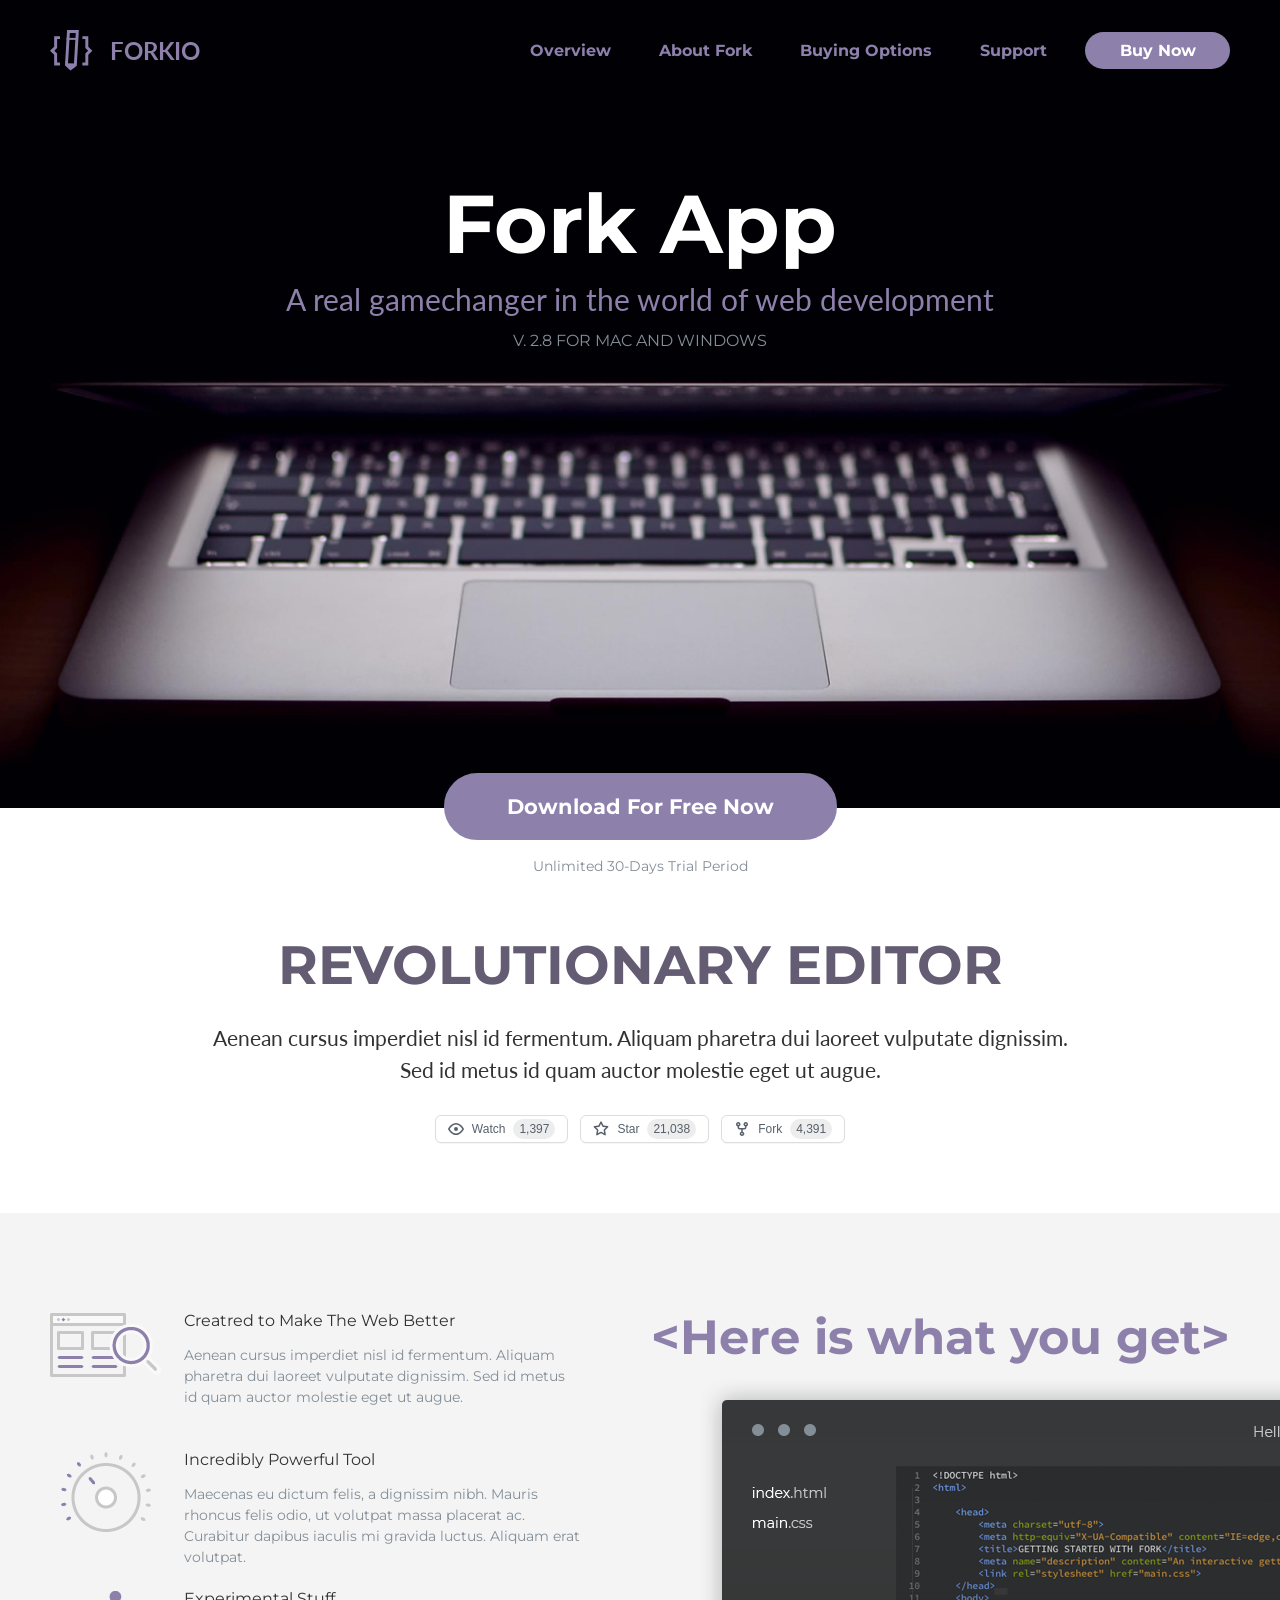
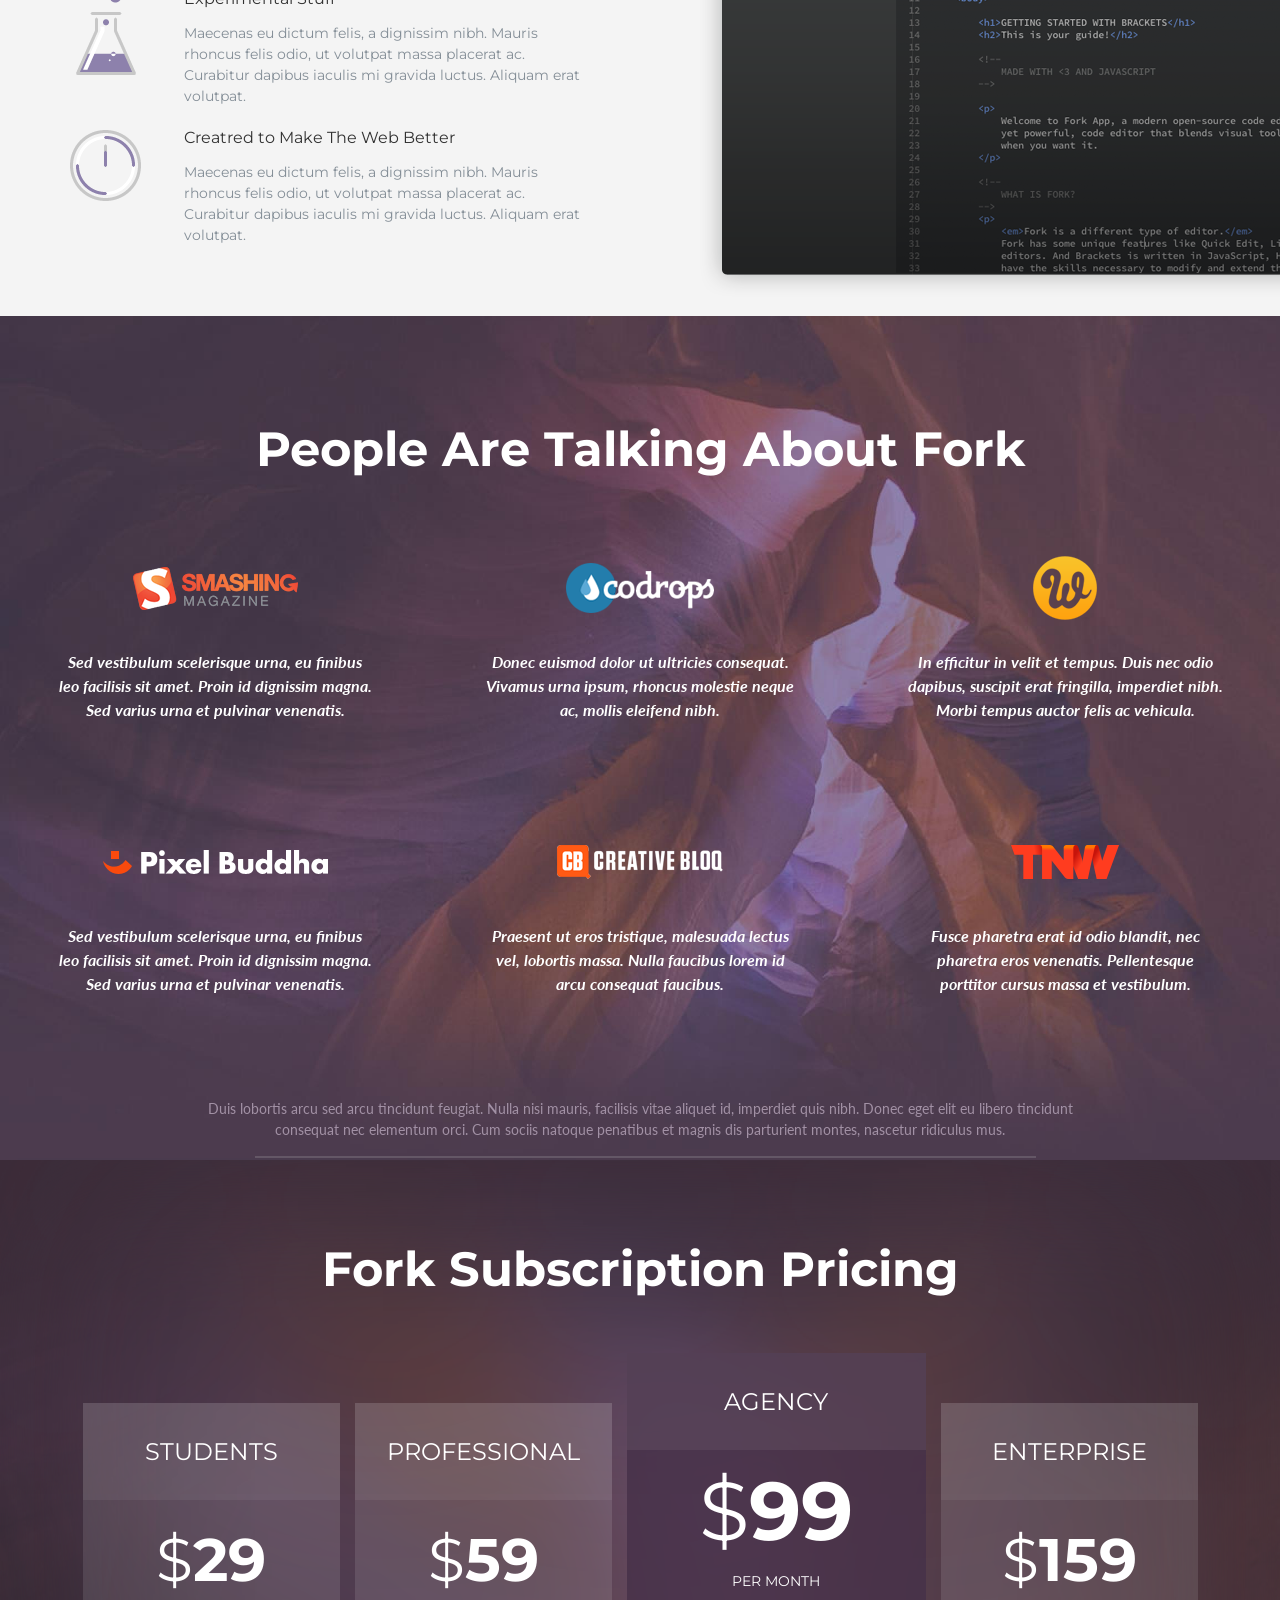
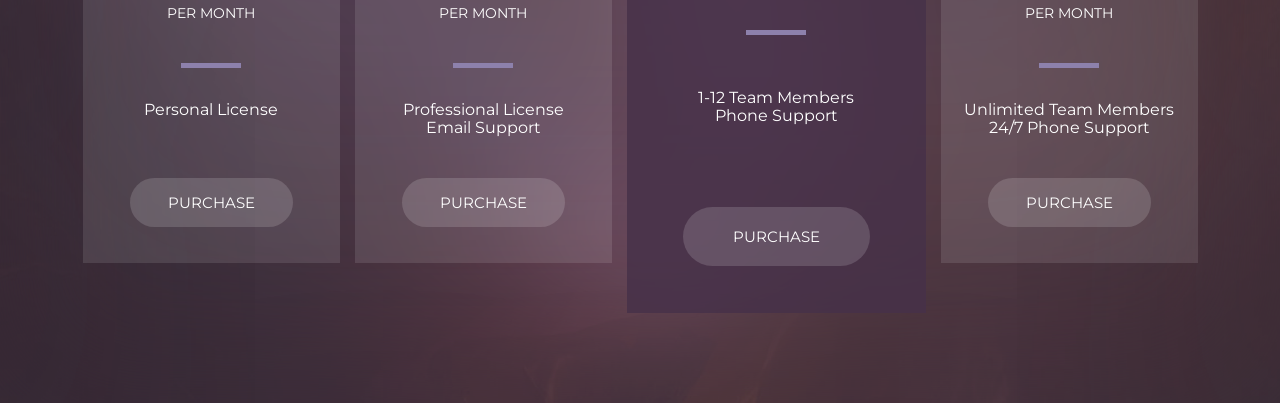
<file: index.html>
<!DOCTYPE html>
<html lang="en">

<head>
    <meta charset="UTF-8" />
    <meta http-equiv="X-UA-Compatible" content="IE=edge" />
    <meta name="viewport" content="width=device-width, initial-scale=1.0" />
    <link href="https://fonts.googleapis.com/css?family=Montserrat:regular,700" rel="stylesheet" />
    <link href="https://fonts.googleapis.com/css?family=Lato:regular,italic,700,700italic" rel="stylesheet" />
    <link rel="stylesheet" href="./css/index.css" />
    <title>Home page</title>
</head>

<body>
    <div class="wrapper">
        <header class="header">
            <div class="header__container">
                <nav class="header__menu menu _anim-items _anim-no-hide">
                    <div class="menu__logo">
                        <a class="menu__logo-link" href="#">
                            <svg width="43" height="41" viewBox="0 0 44 42" xmlns="http://www.w3.org/2000/svg">
                                <path fill-rule="evenodd" clip-rule="evenodd"
                                    d="M4.26054 6.28099H10.2048V9.28099H7.26054V18.5528L4.37038 21.281L7.26054 24.0092V33.281H10.2048V36.281H4.26054V25.3028L0 21.281L4.26054 17.2592V6.28099ZM36.2052 9.28099H33.1656V6.28099H39.2052V17.2712L43.3398 21.281L39.2052 25.2908V36.281H33.1656V33.281H36.2052V24.0212L39.0306 21.281L36.2052 18.5408V9.28099Z" />
                                <path fill-rule="evenodd" clip-rule="evenodd"
                                    d="M17.4685 0L15.3086 36.0037L17.5901 38.3367L21.0366 41.5092L24.5876 38.8712L27.3819 36.728L29.2332 5.86769L29.3532 2.91709L29.5 0.870984L29.5 0.000205874L17.4685 0ZM26.3473 3.00087L20.2939 3.00074L18.3828 34.8565L19.6798 36.1828L21.2412 37.62L22.78 36.4767L24.4693 35.1811L26.2369 5.71696L26.3473 3.00087Z" />
                                <path fill-rule="evenodd" clip-rule="evenodd" d="M28 10.0986H17V8.09859H28V10.0986Z" />
                                <path d="M21.484 40.1852L15.9486 34.1248L27.1792 34.2747L21.484 40.1852Z" />
                            </svg>
                            <div class="menu__logo-text">ForkIO</div>
                        </a>
                    </div>
                    <div class="menu__nav-bar">
                        <ul class="menu__list">
                            <li class="menu__item">
                                <a href="#" class="menu__link">Overview</a>
                            </li>
                            <li class="menu__item">
                                <a href="#" class="menu__link">About Fork</a>
                            </li>
                            <li class="menu__item">
                                <a href="#" class="menu__link">Buying Options</a>
                            </li>
                            <li class="menu__item">
                                <a href="#" class="menu__link">Support</a>
                            </li>
                        </ul>
                    </div>
                    <div class="menu__button-wrapp">
                        <button type="button" class="menu__button_buy-now button-violet">Buy Now</button>
                    </div>
                    <div class="menu__burger">
                        <span></span>
                    </div>
                </nav>
            </div>
        </header>

        <main class="page">
            <div class="page__for-app app">
                <div class="app__container">
                    <div class="app__wrapper">
                        <div class="app__title _anim-items _anim-no-hide">Fork App</div>
                        <div class="app__sub-title _anim-items _anim-no-hide">A real gamechanger in the world of web
                            development</div>
                        <div class="app__text _anim-items _anim-no-hide">v. 2.8 For Mac and Windows</div>
                    </div>
                </div>
                <div class="app__main-img _ibg">
                    <img src="./img/page__for-app/img 1.jpg" alt="cover" />
                </div>
            </div>

            <section class="section__revolutionary container">
                <div class="trial-load">
                    <button class="trial-load__btn" type="button">Download For Free Now</button>
                    <span class="trial-load__description">Unlimited 30-Days Trial Period</span>
                </div>
                <h2 class="revolutionary__title _anim-items _anim-no-hide">Revolutionary editor</h2>
                <div class="revolutionary__slogan _anim-items _anim-no-hide">
                    <p>Aenean cursus imperdiet nisl id fermentum. Aliquam pharetra dui laoreet vulputate dignissim.</p>
                    <p>Sed id metus id quam auctor molestie eget ut augue.</p>
                </div>
                <div class="widget__panel">
                    <div class="widget__item watching _anim-items _anim-no-hide">
                        <svg class="widget__icon">
                            <use xlink:href="./img/icons.svg#eye"></use>
                        </svg>
                        <span class="widget__name">Watch</span>
                        <span class="widget__count">1,397</span>
                    </div>
                    <div class="widget__item rating _anim-items _anim-no-hide">
                        <svg class="widget__icon">
                            <use xlink:href="./img/icons.svg#star"></use>
                        </svg>
                        <span class="widget__name">Star</span>
                        <span class="widget__count">21,038</span>
                    </div>
                    <div class="widget__item fork _anim-items _anim-no-hide">
                        <svg class="widget__icon">
                            <use xlink:href="./img/icons.svg#fork"></use>
                        </svg>
                        <span class="widget__name">Fork</span>
                        <span class="widget__count">4,391</span>
                    </div>
                </div>
            </section>
            <section class="section__what-you-get">
                <div class="container">
                    <h2 class="example__title">&#60;Here is what you get&#62;</h2>
                    <img class="example__screen _anim-items" src="./img/page_here/screen.png" alt="screenshot"></img>
                    <div class="advantages">
                        <img class="advantages-item__icon grid_1-1 _anim-items _anim-no-hide"
                            src="./img/page_here/icon_1.png" alt="icon-1"></img>
                        <div class="advantages-item__content grid_1-2 _anim-items _anim-no-hide">
                            <div class="advantages-item__name">Creatred to Make The Web Better</div>
                            <div class="advantages-item__descr">
                                Aenean cursus imperdiet nisl id fermentum. Aliquam pharetra dui
                                laoreet vulputate dignissim. Sed id metus id quam auctor molestie eget ut augue.
                            </div>
                        </div>
                        <img class="advantages-item__icon grid_2-1 _anim-items _anim-no-hide"
                            src="./img/page_here/icon_2.png" alt="icon-2"></img>
                        <div class="advantages-item__content grid_2-2 _anim-items _anim-no-hide">
                            <div class="advantages-item__name">Incredibly Powerful Tool</div>
                            <div class="advantages-item__descr">
                                Maecenas eu dictum felis, a dignissim nibh. Mauris rhoncus felis
                                odio, ut volutpat massa placerat ac. Curabitur dapibus iaculis mi gravida luctus.
                                Aliquam erat volutpat.
                            </div>
                        </div>
                        <img class="advantages-item__icon grid_3-1 _anim-items _anim-no-hide"
                            src="./img/page_here/icon_3.png" alt="icon-3"></img>
                        <div class="advantages-item__content grid_3-2 _anim-items _anim-no-hide">
                            <div class="advantages-item__name">Experimental Stuff</div>
                            <div class="advantages-item__descr">
                                Maecenas eu dictum felis, a dignissim nibh. Mauris rhoncus felis
                                odio, ut volutpat massa placerat ac. Curabitur dapibus iaculis mi gravida luctus.
                                Aliquam erat volutpat.
                            </div>
                        </div>
                        <img class="advantages-item__icon grid_4-1 _anim-items _anim-no-hide"
                            src="./img/page_here/icon_4.png" alt="icon-4"></img>
                        <div class="advantages-item__content grid_4-2 _anim-items _anim-no-hide">
                            <div class="advantages-item__name ">Creatred to Make The Web Better</div>
                            <div class="advantages-item__descr">
                                Maecenas eu dictum felis, a dignissim nibh. Mauris rhoncus felis
                                odio, ut volutpat massa placerat ac. Curabitur dapibus iaculis mi gravida luctus.
                                Aliquam erat volutpat.
                            </div>
                        </div>
                    </div>
                </div>
            </section>
            <section class="page__people people">
                <div class="people__main">
                    <div class="people__container">
                        <div class="people__wrapp">
                            <div class="people__title">People Are Talking About Fork</div>
                            <div class="people__blocks">
                                <div class="people__block block-people _anim-items _anim-no-hide">
                                    <a href="#" class="block-people__logo">
                                        <img src="./img/page__people/icons/01.png" alt="Icon" />
                                    </a>
                                    <div class="block-people__text">Sed vestibulum scelerisque urna, eu finibus leo
                                        facilisis sit amet. Proin id dignissim magna. Sed varius urna et pulvinar
                                        venenatis.</div>
                                </div>
                                <div class="people__block block-people _anim-items _anim-no-hide">
                                    <a href="#" class="block-people__logo">
                                        <img src="./img/page__people/icons/02.png" alt="Icon" />
                                    </a>
                                    <div class="block-people__text">Donec euismod dolor ut ultricies consequat. Vivamus
                                        urna ipsum, rhoncus molestie neque ac, mollis eleifend nibh.</div>
                                </div>
                                <div class="people__block block-people _anim-items _anim-no-hide">
                                    <a href="#" class="block-people__logo">
                                        <img src="./img/page__people/icons/03.png" alt="Icon" />
                                    </a>
                                    <div class="block-people__text">In efficitur in velit et tempus. Duis nec odio
                                        dapibus, suscipit erat fringilla, imperdiet nibh. Morbi tempus auctor felis ac
                                        vehicula.</div>
                                </div>
                                <div class="people__block block-people _anim-items _anim-no-hide">
                                    <a href="#" class="block-people__logo">
                                        <img src="./img/page__people/icons/04.png" alt="Icon" />
                                    </a>
                                    <div class="block-people__text">Sed vestibulum scelerisque urna, eu finibus leo
                                        facilisis sit amet. Proin id dignissim magna. Sed varius urna et pulvinar
                                        venenatis.</div>
                                </div>
                                <div class="people__block block-people _anim-items _anim-no-hide">
                                    <a href="#" class="block-people__logo">
                                        <img src="./img/page__people/icons/05.png" alt="Icon" />
                                    </a>
                                    <div class="block-people__text">Praesent ut eros tristique, malesuada lectus vel,
                                        lobortis massa. Nulla faucibus lorem id arcu consequat faucibus.</div>
                                </div>
                                <div class="people__block block-people _anim-items _anim-no-hide">
                                    <a href="#" class="block-people__logo">
                                        <img src="./img/page__people/icons/06.png" alt="Icon" />
                                    </a>
                                    <div class="block-people__text">Fusce pharetra erat id odio blandit, nec pharetra
                                        eros venenatis. Pellentesque porttitor cursus massa et vestibulum.</div>
                                </div>
                            </div>
                            <div class="people__footer-text">
                                Duis lobortis arcu sed arcu tincidunt feugiat. Nulla nisi mauris, facilisis vitae
                                aliquet id, imperdiet quis nibh. Donec eget elit eu libero tincidunt consequat nec
                                elementum orci.
                                Cum sociis natoque penatibus et magnis dis parturient montes, nascetur ridiculus mus.
                            </div>
                        </div>
                    </div>
                </div>
            </section>

            <section class="section__pricing">
                <div class="container">
                    <h2 class="pricing__title">Fork Subscription Pricing</h2>
                    <div class="pricing__cards-wrapper">
                        <div class="pricing__card _anim-items _anim-no-hide">
                            <div class="pricing-card__name">Students</div>
                            <div class="pricing-card__price"><span class="dollar">$</span>29</div>
                            <p class="pricing-card__hint">per month</p>
                            <p class="pricing-card__descr">Personal License</p>
                            <button class="pricing-card__btn" type="button">purchase</button>
                        </div>
                        <div class="pricing__card _anim-items _anim-no-hide">
                            <div class="pricing-card__name">professional</div>
                            <div class="pricing-card__price"><span class="dollar">$</span>59</div>
                            <p class="pricing-card__hint">per month</p>
                            <p class="pricing-card__descr">Professional License <br> Email Support</p>
                            <button class="pricing-card__btn" type="button">purchase</button>
                        </div>
                        <div class="pricing__card card--big _anim-items _anim-no-hide">
                            <div class="pricing-card__name">agency</div>
                            <div class="pricing-card__price"><span class="dollar">$</span>99</div>
                            <p class="pricing-card__hint">per month</p>
                            <p class="pricing-card__descr">1-12 Team Members <br> Phone Support</p>
                            <button class="pricing-card__btn" type="button">purchase</button>
                        </div>
                        <div class="pricing__card _anim-items _anim-no-hide">
                            <div class="pricing-card__name">enterprise</div>
                            <div class="pricing-card__price"><span class="dollar">$</span>159</div>
                            <p class="pricing-card__hint">per month</p>
                            <p class="pricing-card__descr">Unlimited Team Members <br> 24/7 Phone Support</p>
                            <button class="pricing-card__btn" type="button">purchase</button>
                        </div>
                    </div>
                </div>
            </section>
        </main>
    </div>
    <script src="./js/index.js"></script>
</body>

</html>
</file>
<file: css/index.css>
*,
*::before,
*::after {
  padding: 0;
  margin: 0;
  border: 0;
  box-sizing: border-box;
  -webkit-user-select: none;
     -moz-user-select: none;
          user-select: none;
}

a {
  text-decoration: none;
}

ul,
ol,
li {
  list-style: none;
}

img {
  vertical-align: top;
}

h1,
h2,
h3,
h4,
h5,
h6 {
  font-weight: inherit;
  font-size: inherit;
}

html,
body {
  height: 100%;
  line-height: 1;
}

body {
  font-family: "Montserrat", sans-serif;
  font-style: normal;
  font-weight: 400;
}

.wrapper {
  min-height: 100%;
  overflow: hidden;
  display: flex;
  flex-direction: column;
}

.container {
  margin: 0 auto;
  padding: 0 10px;
  max-width: 1200px;
  -webkit-user-select: none;
     -moz-user-select: none;
          user-select: none;
}

h2,
h4 {
  font-size: 16px;
  font-weight: 700;
}

.page {
  flex: 1 1 auto;
}

[class*=__container] {
  max-width: 1180px;
  margin: 0 auto;
  padding: 0 10px;
  box-sizing: content-box;
}

._ibg {
  position: relative;
}

._ibg img {
  position: absolute;
  width: 100%;
  height: 100%;
  top: 0;
  left: 0;
  -o-object-fit: cover;
     object-fit: cover;
}

.button-violet {
  font-family: "Montserrat", sans-serif;
  width: 145px;
  height: 37px;
  background: #8d81ac;
  border-radius: 40px;
  font-style: normal;
  font-weight: 700;
  font-size: 16px;
  line-height: 17px;
  color: #ffffff;
  cursor: pointer;
}

.button-violet:hover {
  background: #ffffff;
  color: #8d81ac;
  border: 1px solid #8d81ac;
  transition: 0.4s;
}

.header {
  position: absolute;
  min-width: 100%;
  top: 0;
  left: 0;
  z-index: 50;
}

.header__container {
  display: flex;
  align-items: center;
}

.header__menu {
  min-width: 100%;
}

.menu {
  display: flex;
  align-items: center;
  color: #8d81ac;
  margin-top: 30px;
  transform: translate(0px, -120%);
  opacity: 0;
  transition: all 0.8s ease 0.4s;
}

.menu._active {
  transform: translate(0px, 0px);
  opacity: 1;
}

.menu__logo {
  display: flex;
  align-items: center;
  gap: 15px;
  color: currentColor;
  flex: 1 1 auto;
}

.menu__logo a {
  cursor: pointer;
  color: currentColor;
}

.menu__logo a svg {
  fill: currentColor;
}

.icon-logo {
  width: 43px;
  height: 41px;
  color: currentColor;
  fill: currentColor;
}

.menu__logo-link {
  display: flex;
  align-items: center;
  -moz-column-gap: 17px;
       column-gap: 17px;
}

.menu__logo-link:hover {
  color: #ffffff;
  fill: #fff;
  transition: 0.3s;
}

.menu__logo-text {
  font-family: "Lato", sans-serif;
  font-style: normal;
  font-weight: 700;
  font-size: 24px;
  line-height: 16px;
  text-transform: uppercase;
}

.menu__nav-bar {
  display: flex;
  flex-wrap: wrap;
  align-items: center;
  padding-right: 38px;
}

.menu__list {
  display: flex;
  flex-wrap: wrap;
  -moz-column-gap: 48px;
       column-gap: 48px;
}

.menu__item {
  font-style: normal;
  font-weight: 700;
  font-size: 16px;
  line-height: 17px;
  cursor: pointer;
}

.menu__item a {
  color: currentColor;
}

.menu__item :hover {
  color: #ffffff;
  transition: 0.3s;
}

.app {
  position: relative;
}

.app__wrapper {
  display: flex;
  flex-direction: column;
  align-items: center;
  padding: 183px 0px 459px 0px;
  position: relative;
}

.app__title {
  font-weight: 700;
  font-size: 82px;
  line-height: 82px;
  color: #fff;
  margin-bottom: 19px;
  transform: translate(0px, 120%);
  opacity: 0;
  transition: all 0.8s ease 0s;
}

.app__title._active {
  transform: translate(0px, 0px);
  opacity: 1;
}

.app__sub-title {
  font-family: "Lato", sans-serif;
  font-style: normal;
  font-weight: 400;
  font-size: 30px;
  line-height: 30px;
  color: #8d81ac;
  margin-bottom: 19px;
  transform: translate(0px, 120%);
  opacity: 0;
  transition: all 1s ease 0.4s;
}

.app__sub-title._active {
  transform: translate(0px, 0px);
  opacity: 1;
}

.app__text {
  font-size: 16px;
  line-height: 16px;
  text-transform: uppercase;
  color: #848e97;
  transform: translate(0px, 120%);
  opacity: 0;
  transition: all 0.8s ease 0.8s;
}

.app__text._active {
  transform: translate(0px, 0px);
  opacity: 1;
}

.app__main-img {
  position: absolute;
  width: 100%;
  height: 100%;
  top: 0;
  left: 0;
  z-index: -1;
}

.section__revolutionary {
  line-height: 1;
  gap: 30px;
  padding-bottom: 70px;
  display: flex;
  flex-direction: column;
  justify-content: center;
  align-items: center;
  justify-content: flex-start;
  text-align: center;
}

.trial-load {
  gap: 19px;
  display: flex;
  flex-direction: column;
  justify-content: center;
  align-items: center;
}

.trial-load {
  transform: translateY(-35%);
}

.trial-load__btn {
  font-family: "Montserrat";
  font-size: 21px;
  font-weight: 700;
  color: #ffffff;
  padding: 19px 61px;
  background-color: #8D81AC;
  border: 2px solid #8D81AC;
  border-radius: 40px;
  cursor: pointer;
  transition: transform 0.15s ease-out, background-color 0.25s ease-out, color 0.5s ease-out;
  -webkit-user-select: none;
     -moz-user-select: none;
          user-select: none;
}

.trial-load__btn:hover {
  background-color: #ffffff;
  color: #8D81AC;
}

.trial-load__btn:active {
  transform: scale(0.95);
  box-shadow: 0 0 12px 0px rgba(0, 0, 0, 0.5), 0 0 12px 0px rgba(255, 255, 255, 0.5);
  border: 2px solid hsla(258deg, 21%, 59%, 0.4);
}

.trial-load__description {
  font-size: 14px;
  font-weight: 400;
  color: #848e97;
}

.revolutionary__title {
  font-size: 54px;
  color: #635C73;
  text-transform: uppercase;
  font-weight: 700;
}

.revolutionary__slogan {
  text-align: center;
  font-family: "Lato";
  font-size: 21px;
  line-height: 150%;
  color: #323232;
  max-width: 900px;
  padding: 0 22px;
}

.widget__panel {
  display: flex;
  justify-content: baseline;
  align-items: center;
  gap: 12px;
  color: #57606a;
  line-height: 100%;
  font-family: "Segoe UI", "Noto Sans", Helvetica, Arial, sans-serif, "Apple Color Emoji", "Segoe UI Emoji";
  font-size: 12px;
  font-weight: 500;
  line-height: 20px;
  flex-wrap: wrap;
}

.widget__item {
  width: -moz-fit-content;
  width: fit-content;
  display: flex;
  justify-content: center;
  align-items: center;
  gap: 8px;
  padding: 3px 12px;
  border: 1px solid rgba(27, 31, 36, 0.15);
  border-radius: 6px;
  box-shadow: rgba(27, 31, 36, 0.04) 0px 1px 0px 0px, rgba(255, 255, 255, 0.25) 0px 1px 0px 0px inset;
  cursor: pointer;
}

.widget__item:hover {
  background-color: rgb(243, 244, 246);
}

.widget__item:active {
  transform: scale(0.9);
}

.widget__icon {
  height: 16px;
  width: 16px;
  fill: currentColor;
}

.widget__count {
  background-color: rgba(27, 31, 36, 0.0784313725);
  border-radius: 24px;
  padding: 0 6px;
}

.section__what-you-get {
  background-color: #F4F4F4;
  padding: 100px 0 70px;
  overflow-x: hidden;
}

.section__what-you-get .container {
  display: flex;
  justify-content: space-between;
  align-items: center;
  align-items: flex-start;
  gap: 20px;
  position: relative;
}

.example__title {
  font-size: 48px;
  font-weight: 700;
  color: #8D81AC;
  line-height: 1;
  order: 1;
  text-align: center;
}

.example__screen {
  width: 700px;
  position: absolute;
  right: -90px;
  top: 65px;
}

.advantages {
  order: 0;
  gap: 23px;
  max-width: 45%;
  display: grid;
  grid-template-columns: repeat(2, auto);
  grid-template-rows: repeat(4, 1fr);
  grid-template-areas: "grid_1-1 grid_1-2" "grid_2-1 grid_2-2" "grid_3-1 grid_3-2" "grid_4-1 grid_4-2";
}

.grid_1-1,
.grid_2-1,
.grid_3-1,
.grid_4-1 {
  justify-self: center;
}

.grid_1-1 {
  height: 64px;
}

.grid_2-1 {
  height: 80px;
}

.grid_3-1 {
  height: 84px;
}

.grid_4-1 {
  height: 71px;
}

.grid_1-1 {
  height: 64px;
}

.advantages-item__content {
  display: flex;
  flex-direction: column;
  justify-content: center;
  align-items: center;
  align-items: flex-start;
  justify-content: flex-start;
  gap: 16px;
}

.advantages-item__name {
  color: #323232;
}

.advantages-item__descr {
  font-size: 14px;
  line-height: 1.5;
  color: #848E97;
}

.people {
  background-image: url("../img/page__people/bg/testmonials-bg 1.jpg");
  background-size: cover;
}

.people__wrapp {
  padding: 108px 0px 20px 0px;
  position: relative;
  display: flex;
  flex-direction: column;
  align-items: center;
}

.people__title {
  font-weight: 700;
  font-size: 48px;
  line-height: 50px;
  color: #fff;
  margin-bottom: 82px;
  text-align: center;
}

.people__blocks {
  display: flex;
  flex-wrap: wrap;
  -moz-column-gap: 110px;
       column-gap: 110px;
  row-gap: 108px;
  justify-content: center;
}

.people__block {
  display: flex;
  flex-direction: column;
  align-items: center;
  max-width: 315px;
  row-gap: 30px;
  transform: translate(0px, -120%);
  opacity: 0;
  transition: all 0.8s ease 0.4s;
}

.people__block._active {
  transform: translate(0px, 0px);
  opacity: 1;
}

.block-people__text {
  font-family: "Lato", sans-serif;
  font-style: italic;
  font-weight: 700;
  font-size: 16px;
  line-height: 24px;
  color: #fff;
  text-align: center;
}

.block-people__logo {
  height: 64px;
  display: flex;
  align-items: center;
  cursor: pointer;
}

.people__footer-text {
  position: relative;
  font-family: "Lato", sans-serif;
  font-style: normal;
  font-weight: 400;
  font-size: 14px;
  line-height: 21px;
  color: #a291a5;
  text-align: center;
  margin-top: 102px;
  max-width: 887px;
  text-align: center;
}

.people__footer-text::after {
  position: absolute;
  content: "";
  bottom: -18px;
  left: 6.6%;
  width: 88%;
  height: 5%;
  background: #645766;
}

.section__pricing {
  background: url("../img/section_bg_1.png") no-repeat center fixed;
  background-size: cover;
  width: 100%;
  line-height: 1;
  transform: scaleY(-1);
  color: #ffffff;
  position: relative;
  text-align: center;
}

.section__pricing .container {
  transform: scaleY(-1);
  height: 100%;
  padding: 85px 0 90px;
  overflow: hidden;
}

.section__pricing::after {
  content: "";
  position: absolute;
  background-color: rgba(0, 0, 0, 0.05);
  box-shadow: inset 0px -200px 300px 100px rgba(36, 20, 20, 0.2), inset 0px 100px 200px 100px rgba(36, 20, 20, 0.2);
  -webkit-backdrop-filter: blur(70px);
          backdrop-filter: blur(70px);
  top: 0;
  bottom: 0;
  left: 0;
  right: 0;
  z-index: -1;
}

.pricing__title {
  color: #ffffff;
  font-size: 48px;
  margin-bottom: 60px;
}

.pricing__cards-wrapper {
  display: flex;
  justify-content: center;
  align-items: center;
  gap: 15px;
  flex-wrap: wrap;
}

.pricing__card {
  display: flex;
  flex-direction: column;
  justify-content: center;
  align-items: center;
  height: 460px;
  width: 257px;
  min-width: 257px;
  justify-content: flex-start;
  padding: 0 0 36px;
  background-color: hsla(0deg, 0%, 100%, 0.11);
  -webkit-user-select: none;
     -moz-user-select: none;
          user-select: none;
}

.pricing__card.card--big {
  height: 560px;
  width: 299px;
  padding: 0 0 47px;
  background-color: hsla(295deg, 20%, 24%, 0.84);
}

.pricing-card__name {
  font-size: 24px;
  text-transform: uppercase;
  line-height: 97px;
  width: 100%;
  background-color: hsla(0deg, 0%, 100%, 0.06);
}

.dollar {
  font-weight: 400;
}

.pricing-card__price {
  font-weight: 700;
  font-size: 60px;
  line-height: 1.5;
  margin-top: 0.25em;
}

.card--big .pricing-card__price {
  font-size: 82px;
  margin-top: 0;
}

.pricing-card__hint {
  font-size: 14px;
  text-transform: uppercase;
  font-weight: 400;
  line-height: 16px;
}

.pricing-card__descr {
  font-size: 16px;
  text-transform: capitalize;
  font-weight: 400;
  line-height: 18px;
  width: 100%;
  flex: 1 1 auto;
  margin-top: 80px;
  position: relative;
}

.card--big .pricing-card__descr {
  margin-top: 100px;
}

.pricing-card__descr::before {
  content: "";
  width: 60px;
  height: 5px;
  background-color: #8D81AC;
  top: -50%;
  position: absolute;
  left: 50%;
  transform: translate(-50%, 0);
}

.pricing-card__btn {
  font-family: "Montserrat";
  font-size: 15px;
  text-transform: uppercase;
  background-color: hsla(0deg, 0%, 100%, 0.15);
  border-radius: 30px;
  padding: 15px 38px;
  cursor: pointer;
  border: none;
  transition: transform 0.15s ease-out, background-color 0.15s ease-out;
  color: #ffffff;
}

.card--big .pricing-card__btn {
  padding: 20px 50px;
}

.pricing-card__btn:active {
  transform: scale(0.9);
  box-shadow: 0 0 15px 0px rgba(255, 255, 255, 0.8);
}

.pricing-card__btn:hover {
  background-color: hsla(0deg, 0%, 100%, 0.2);
}

/* REVOLUTIONARY */

.revolutionary__title {
  transform: translate(25%, 0);
  opacity: 0;
}

.revolutionary__title._active {
  transition: opacity 1s ease-out, transform 1s ease-out;
}

.revolutionary__slogan {
  transform: translate(-25%, 0);
  opacity: 0;
}

.revolutionary__slogan._active {
  transition: opacity 1s ease-out 0.25s, transform 1s ease-out 0.25s;
}

.watching,
.rating,
.fork {
  opacity: 0;
  transform: translate(0, 300%);
}

.watching._active {
  transition: opacity 0.7s ease-out 0.5s, transform 0.7s ease-out 0.5s;
}

.rating._active {
  transition: opacity 0.7s ease-out 0.7s, transform 0.7s ease-out 0.7s;
}

.fork._active {
  transition: opacity 0.7s ease-out 0.9s, transform 0.7s ease-out 0.9s;
}

.advantages-item__icon,
.advantages-item__content {
  transform: translate(-100%, 0);
  opacity: 0;
}

.grid_1-1._active,
.grid_1-2._active {
  transition: opacity 0.7s ease-out 0.2s, transform 0.7s ease-out;
}

.grid_2-1._active,
.grid_2-2._active {
  transition: opacity 0.7s ease-out 0.4s, transform 0.7s ease-out 0.2s;
}

.grid_3-1._active,
.grid_3-2._active {
  transition: opacity 0.7s ease-out 0.6s, transform 0.7s ease-out 0.4s;
}

.grid_4-1._active,
.grid_4-2._active {
  transition: opacity 0.7s ease-out 0.8s, transform 0.7s ease-out 0.6s;
}

.example__screen {
  transform: translate(10%, 0);
}

.example__screen._active {
  transition: opacity 0.3s ease-out, transform 1.2s ease-out;
}

.pricing__card {
  transform: translate(300%, 0);
  opacity: 0;
  position: relative;
}

.pricing__card._active:nth-child(1) {
  transition: opacity 1s ease-out 0.2s, transform 1s ease-out;
}

.pricing__card._active:nth-child(2) {
  transition: opacity 1s ease-out 0.4s, transform 1s ease-out 0.2s;
}

.pricing__card._active:nth-child(3) {
  transition: opacity 1s ease-out 0.6s, transform 1s ease-out 0.4s;
}

.pricing__card._active:nth-child(4) {
  transition: opacity 1s ease-out 0.8s, transform 1s ease-out 0.6s;
}

._active,
.pricing__card._active:nth-child(n),
.pricing__card._active {
  opacity: 1;
  transform: translate(0, 0) scale(1);
}

@media (min-width: 1527px) {
  .people {
    background-position: 50% 100%;
  }
}

@media (max-width: 1200px) {
  .section__revolutionary {
    padding-bottom: 100px;
  }

  .revolutionary__title {
    font-size: 42px;
    padding-top: 30px;
  }

  .revolutionary__slogan p {
    display: inline;
  }

  .pricing__title {
    font-size: 42px;
  }

  .pricing__cards-wrapper {
    width: 585px;
    margin: 0 auto;
    justify-content: flex-end;
    gap: 25px;
  }
}

@media (max-width: 1199px) {
  .header__container {
    background: #27262a;
  }

  .menu {
    flex-wrap: wrap;
    row-gap: 21px;
    margin-top: 22px;
    margin-bottom: 14px;
  }

  .menu__nav-bar {
    justify-content: center;
    order: 3;
    flex: 0 1 100%;
    padding: 0;
  }

  .menu__list {
    justify-content: center;
    row-gap: 20px;
  }

  .menu__button-wrapp {
    display: flex;
    justify-content: end;
    flex: 0 1 50%;
  }

  .app__title {
    font-size: 72px;
    line-height: 72px;
  }

  .app__sub-title {
    text-align: center;
    font-size: 24px;
    line-height: 24px;
  }

  .app__text {
    font-size: 14px;
    line-height: 14px;
  }

  .section__what-you-get .container {
    display: flex;
    flex-direction: column;
    justify-content: center;
    align-items: center;
    gap: 50px;
  }

  .section__what-you-get {
    padding: 60px 0 20px;
    background-color: #ffffff;
  }

  .example__title {
    font-size: 42px;
  }

  .example__screen {
    position: relative;
    right: -35px;
    top: 20px;
    order: 3;
  }

  .advantages {
    max-width: 720px;
    order: 2;
  }

  .people {
    background-position: 50% 100%;
  }

  .people__container {
    max-width: 731px;
  }

  .people__wrapp {
    padding: 85px 0px 30px 0px;
  }

  .people__title {
    font-size: 42px;
    line-height: 44px;
    margin-bottom: 88px;
  }

  .people__blocks {
    -moz-column-gap: 100px;
         column-gap: 100px;
    row-gap: 54px;
  }

  .people__footer-text {
    margin-top: 57px;
  }
}

@media (max-width: 992px) {
  .menu__logo {
    flex: 0 1 50%;
  }
}

@media (max-width: 768px) {
  .section__revolutionary {
    gap: 25px;
    padding-bottom: 60px;
  }

  .trial-load__btn {
    padding: 10px 30px;
    font-size: 18px;
  }

  .revolutionary__title {
    font-size: 26px;
  }

  .revolutionary__slogan {
    font-size: 14px;
    line-height: 20px;
  }

  .widget__panel {
    justify-content: center;
    row-gap: 20px;
  }

  .section__pricing .container {
    padding: 10px 0;
    display: flex;
    flex-direction: column;
    justify-content: center;
    align-items: center;
  }

  .pricing__title {
    font-size: 28px;
    line-height: 42px;
    margin-bottom: 32px;
    width: 90%;
  }

  .pricing__cards-wrapper {
    width: 60%;
    min-width: 300px;
    justify-content: center;
    gap: 18px;
  }

  .pricing__card.card--big {
    width: 100%;
    min-width: 299px;
  }

  .pricing__card {
    width: 80%;
    min-width: 257px;
  }

  .grid_1-1._active,
  .grid_1-2._active {
    transition-delay: 0;
  }

  .grid_2-1._active,
  .grid_2-2._active {
    transition-delay: 0;
  }

  .grid_3-1._active,
  .grid_3-2._active {
    transition-delay: 0;
  }

  .grid_4-1._active,
  .grid_4-2._active {
    transition-delay: 0;
  }

  .pricing__card:nth-child(2n+1) {
    transform: translate(100%, 0);
    opacity: 0;
  }

  .pricing__card:nth-child(2n) {
    transform: translate(-100%, 0);
    opacity: 0;
  }

  .pricing__card._active:nth-child(1) {
    transition-delay: 0;
  }

  .pricing__card._active:nth-child(2) {
    transition-delay: 0;
  }

  .pricing__card._active:nth-child(3) {
    transition-delay: 0;
  }

  .pricing__card._active:nth-child(4) {
    transition-delay: 0;
  }
}

@media (max-width: 767px) {
  .menu__burger {
    display: block;
    position: relative;
    width: 30px;
    height: 20px;
  }

  .menu__burger::before {
    content: "";
    position: absolute;
    width: 58%;
    height: 3px;
    right: 0;
    top: 0;
    background: #ffffff;
    border-radius: 5px;
    transition: all 0.3s ease 0s;
  }

  .menu__burger span {
    position: absolute;
    width: 100%;
    height: 3px;
    left: 0;
    top: 8px;
    background: #ffffff;
    border-radius: 5px;
    transition: all 0.3s ease 0s;
  }

  .menu__burger::after {
    content: "";
    position: absolute;
    width: 100%;
    height: 3px;
    left: 0;
    bottom: 0;
    background: #ffffff;
    border-radius: 5px;
    transition: all 0.3s ease 0s;
  }

  .menu__burger.active::before {
    transform: scale(0);
  }

  .menu__burger.active span {
    transform: rotate(-45deg);
    top: 9px;
    transition: all 0.3s ease 0s;
  }

  .menu__burger.active::after {
    transform: rotate(45deg);
    bottom: 9px;
    transition: all 0.3s ease 0s;
  }

  .header__container {
    padding: 30px 0 30px 0;
    min-height: 0;
  }

  .menu {
    position: relative;
    justify-content: space-around;
    margin: 0;
  }

  .menu__logo {
    flex: 0 1 auto;
  }

  .menu__logo-text {
    display: none;
  }

  .menu__nav-bar {
    display: none;
  }

  .menu__nav-bar.active {
    display: flex;
    position: absolute;
    top: 71px;
    width: 100%;
    animation-name: open;
    animation-duration: 0.7s;
    animation-iteration-count: 1;
    animation-direction: normal;
    animation-timing-function: ease-out;
    animation-fill-mode: forwards;
    animation-delay: 0s;
  }

@keyframes open {
    0% {
      display: block;
      opacity: 0;
      visibility: hidden;
    }

    100% {
      display: block;
      opacity: 1;
      visibility: visible;
    }
}

  .menu__list {
    flex-direction: column;
    background: #333333;
    align-items: center;
    row-gap: 0;
    width: 92%;
  }

  .menu__list :not(:last-child) {
    border-bottom: 3px solid #3b3b3b;
  }

  .menu__item {
    position: relative;
    height: 88px;
    width: 100%;
    display: flex;
    align-items: center;
    justify-content: center;
    font-style: normal;
    font-weight: 400;
    font-size: 26px;
    line-height: 26px;
    color: #ffffff;
  }

  .menu__item::after {
    position: absolute;
    width: 291.9px;
    height: 3px;
    bottom: 14px;
    background: #3b3b3b;
  }

  .menu__item :focus {
    color: #8d81ac;
  }

  .menu__item :focus::before {
    position: absolute;
    content: "";
    width: 8px;
    height: 53px;
    left: 3px;
    top: 19px;
    background: #8d81ac;
  }

  .menu__item a {
    width: 100%;
    height: 100%;
    display: flex;
    flex: 1 1 auto;
    align-items: center;
    justify-content: center;
  }

  .menu__button-wrapp {
    flex: 0 1 auto;
  }

  .app__title {
    font-size: 48px;
    line-height: 48px;
  }

  .app__sub-title {
    text-align: center;
    font-size: 18px;
    margin-bottom: 14px;
  }

  .section__what-you-get .container {
    display: flex;
    flex-direction: column;
    justify-content: center;
    align-items: center;
    gap: 38px;
    max-width: 480px;
  }

  .example__title {
    font-size: 32px;
  }

  .example__screen {
    max-height: 381px;
    width: auto;
    position: static;
    align-self: flex-start;
  }

  .advantages {
    display: flex;
    flex-direction: column;
    justify-content: center;
    align-items: center;
    text-align: center;
    max-width: 480px;
    padding: 0 15px;
  }

  .advantages-item__content {
    display: flex;
    flex-direction: column;
    justify-content: center;
    align-items: center;
    text-align: center;
    font-family: "Lato";
  }

  .people__container {
    max-width: 299px;
  }

  .people__wrapp {
    padding: 57px 0px 36px 0px;
  }

  .people__title {
    font-size: 36px;
    line-height: 48px;
    margin-bottom: 53px;
  }

  .people__blocks {
    row-gap: 41px;
  }

  .people__block {
    row-gap: 25px;
  }
}

@media (max-width: 660px) {
  h2,
  h4 {
    font-size: 14px;
  }
}
</file>
